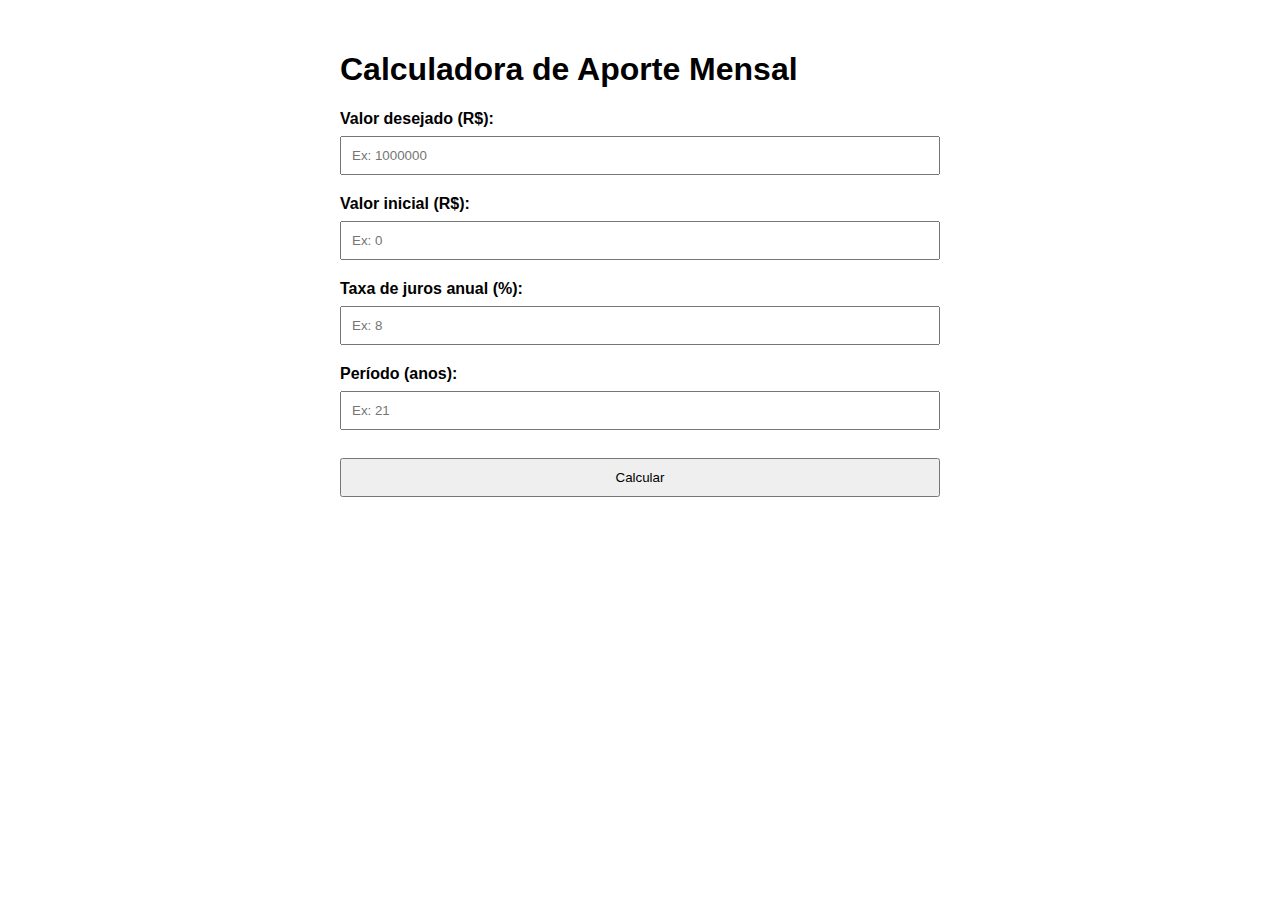
<file: juros/index.html>
<!DOCTYPE html>
<html lang="pt-BR">
<head>
  <meta charset="UTF-8">
  <title>Calculadora de Aporte Mensal</title>
  <style>
    body {
      font-family: Arial, sans-serif;
      padding: 30px;
      max-width: 600px;
      margin: auto;
    }
    input, select, button {
      padding: 10px;
      margin-top: 8px;
      margin-bottom: 20px;
      width: 100%;
      box-sizing: border-box;
    }
    label {
      font-weight: bold;
    }
    .error {
      color: red;
    }
    .resultado {
      font-size: 1.2em;
      font-weight: bold;
      margin-top: 20px;
    }
  </style>
</head>
<body>

  <h1>Calculadora de Aporte Mensal</h1>

  <label for="valorFinal">Valor desejado (R$):</label>
  <input type="number" id="valorFinal" step="0.01" placeholder="Ex: 1000000">

  <label for="valorInicial">Valor inicial (R$):</label>
  <input type="number" id="valorInicial" step="0.01" placeholder="Ex: 0">

  <label for="taxa">Taxa de juros anual (%):</label>
  <input type="number" id="taxa" step="0.01" placeholder="Ex: 8">

  <label for="anos">Período (anos):</label>
  <input type="number" id="anos" placeholder="Ex: 21">

  <button onclick="calcular()">Calcular</button>

  <div class="error" id="erro"></div>
  <div class="resultado" id="resultado"></div>

  <script>
    function calcular() {
      const valorFinal = parseFloat(document.getElementById("valorFinal").value);
      const valorInicial = parseFloat(document.getElementById("valorInicial").value);
      const taxaAnual = parseFloat(document.getElementById("taxa").value);
      const anos = parseInt(document.getElementById("anos").value);

      const erroDiv = document.getElementById("erro");
      const resultadoDiv = document.getElementById("resultado");
      erroDiv.textContent = '';
      resultadoDiv.textContent = '';

      // Validação
      if (isNaN(valorFinal) || isNaN(valorInicial) || isNaN(taxaAnual) || isNaN(anos)) {
        erroDiv.textContent = "Todos os campos devem ser preenchidos corretamente.";
        return;
      }
      if (valorFinal <= 0 || taxaAnual <= 0 || anos <= 0) {
        erroDiv.textContent = "Os valores devem ser maiores que zero.";
        return;
      }
      if (valorInicial >= valorFinal) {
        erroDiv.textContent = "O valor desejado deve ser maior que o valor inicial.";
        return;
      }

      // Cálculo
      const meses = anos * 12;
      const taxaMensal = Math.pow(1 + taxaAnual / 100, 1 / 12) - 1;

      const montanteSemAporte = valorInicial * Math.pow(1 + taxaMensal, meses);
      const restante = valorFinal - montanteSemAporte;

      if (restante <= 0) {
        resultadoDiv.textContent = "Você já alcançará o valor desejado apenas com os juros sobre o valor inicial.";
        return;
      }

      const aporteMensal = restante * taxaMensal / (Math.pow(1 + taxaMensal, meses) - 1);

      resultadoDiv.textContent = `Você precisará aportar R$ ${aporteMensal.toFixed(2)} por mês para alcançar R$ ${valorFinal.toLocaleString('pt-BR', { style: 'currency', currency: 'BRL' })} em ${anos} anos.`;
    }
  </script>

</body>
</html>
</file>
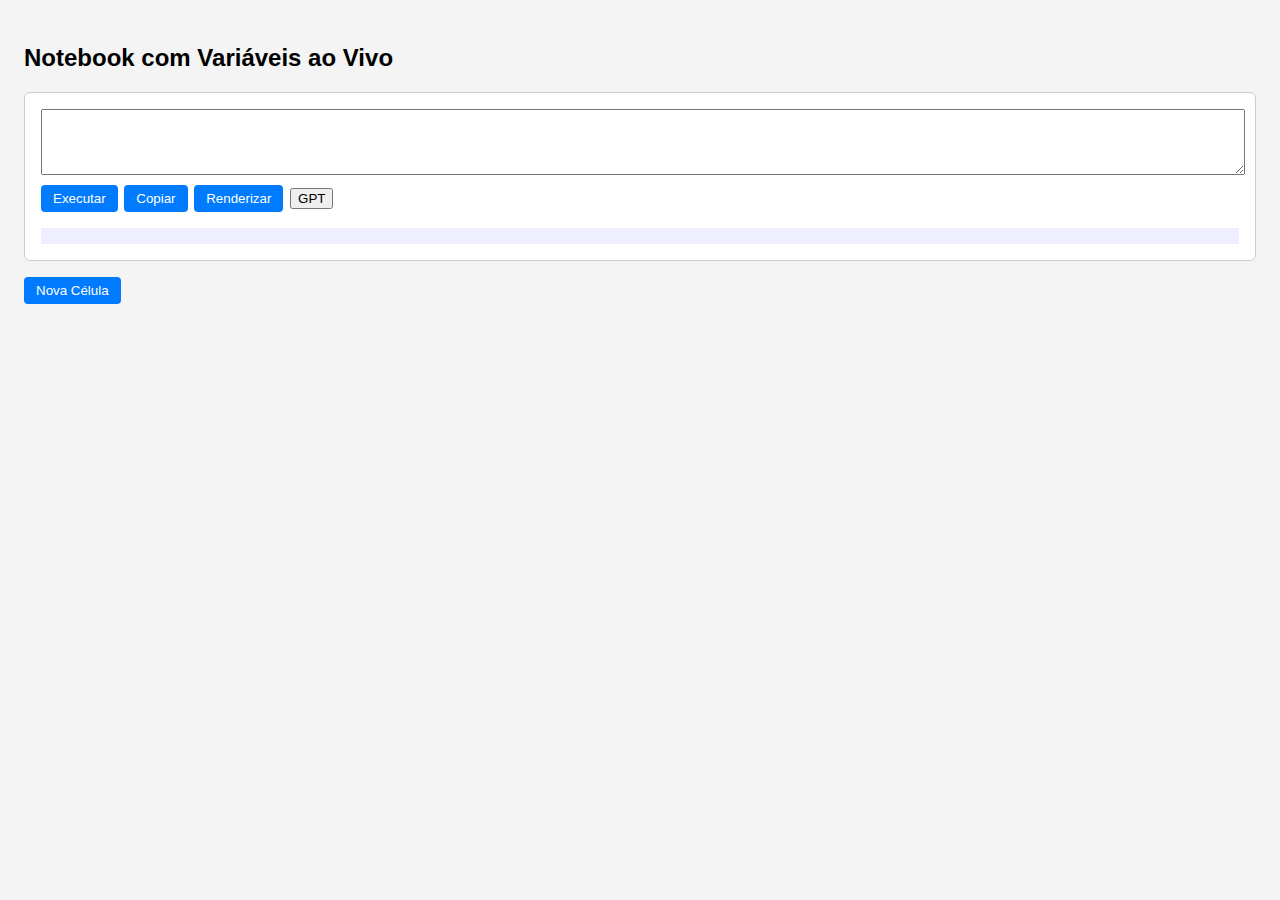
<file: notebook/index.html>
<!DOCTYPE html>
<html lang="pt-br">

<head>
  <meta charset="UTF-8">
  <title>Notebook com Variáveis ao Vivo</title>
  <style>
    body {
      font-family: sans-serif;
      padding: 1em;
      background: #f4f4f4;
    }

    .cell {
      background: #fff;
      border: 1px solid #ccc;
      padding: 1em;
      margin-bottom: 1em;
      border-radius: 6px;
    }

    .output {
      margin-top: 1em;
      background: #eef;
      padding: 0.5em;
      white-space: pre-wrap;
    }

    textarea {
      width: 100%;
      height: 60px;
      font-family: monospace;
      margin-bottom: 0.5em;
    }

    .btn {
      margin-right: 0.5em;
      padding: 6px 12px;
      border: none;
      border-radius: 4px;
      background-color: #007bff;
      color: white;
      cursor: pointer;
    }

    .btn:hover {
      background-color: #0056b3;
    }

    input {
      padding: 4px;
      font-size: 14px;
      margin: 0 4px;
    }
  </style>
</head>

<body>
  <h2>Notebook com Variáveis ao Vivo</h2>
  <div id="cells"></div>
  <button class="btn" onclick="addCell()">Nova Célula</button>

  <script>
    const variables = {};
    const variableInputs = {}; // mantém referência aos inputs

    function abrirChatGPTComTexto(texto) {
      const url = `https://chat.openai.com/?model=gpt-4&q=${encodeURIComponent(texto)}`;
      window.open(url, '_blank');
    }


    function addCell() {
      const container = document.createElement('div');
      container.className = 'cell';

      const textarea = document.createElement('textarea');
      const execBtn = document.createElement('button');
      const copyBtn = document.createElement('button');
      const renderBtn = document.createElement('button');
      const gptBtn = document.createElement('button');
      const output = document.createElement('div');

      execBtn.className = renderBtn.className = copyBtn.className = 'btn';
      execBtn.textContent = 'Executar';
      renderBtn.textContent = 'Renderizar';
      copyBtn.textContent = 'Copiar';
      gptBtn.textContent = 'GPT';


      output.className = 'output';

      execBtn.onclick = () => {
        const raw = textarea.value;
        output.textContent = parseText(raw);
      };

      copyBtn.onclick = () => {
        const text = output.textContent;
        if (text) {
          navigator.clipboard.writeText(text)
            .then(() => alert('Texto copiado!'))
            .catch(err => alert('Erro ao copiar: ' + err));
        }
      };

      gptBtn.onclick = () => {
        const text = output.textContent;
        if (text) {
          abrirChatGPTComTexto(text)
        }
      };

      renderBtn.onclick = () => {
        const raw = textarea.value;
        output.innerHTML = ''; // Limpa
        output.appendChild(parseHTML(raw)); // Insere os elementos reais
      };

      container.appendChild(textarea);
      container.appendChild(execBtn);
      container.appendChild(copyBtn);
      container.appendChild(renderBtn);
      container.appendChild(gptBtn);
      container.appendChild(output);
      document.getElementById('cells').appendChild(container);
    }

    function parseText(text) {
      return text.replace(/@(\w+)/g, (_, varName) => {
        return variables[varName] ?? `[${varName} indefinido]`;
      });
    }

    function parseHTML(text) {
      const fragment = document.createDocumentFragment();

      let lastIndex = 0;
      const regex = /@(\w+)/g;
      let match;

      while ((match = regex.exec(text)) !== null) {
        const varName = match[1];

        // Adiciona o texto antes do @variavel
        fragment.appendChild(document.createTextNode(text.slice(lastIndex, match.index)));

        // Cria input se ainda não existir
        if (!variableInputs[varName]) {
          const input = document.createElement('input');
          input.type = 'text';
          input.placeholder = varName;
          input.value = variables[varName] ?? '';
          input.oninput = () => {
            variables[varName] = input.value;
            console.log(varName, input.value);

          };
          variableInputs[varName] = input;
        }

        fragment.appendChild(variableInputs[varName]);
        lastIndex = regex.lastIndex;
      }

      // Texto restante após última variável
      fragment.appendChild(document.createTextNode(text.slice(lastIndex)));

      return fragment;
    }



    function updateAllTextOutputs() {
      document.querySelectorAll('.cell').forEach(cell => {
        const textarea = cell.querySelector('textarea');
        const output = cell.querySelector('.output');
        if (output && textarea && output.innerHTML === output.textContent) {
          output.textContent = parseText(textarea.value);
        }
      });
    }

    // Célula inicial
    window.onload = addCell;
  </script>
</body>

</html>
</file>
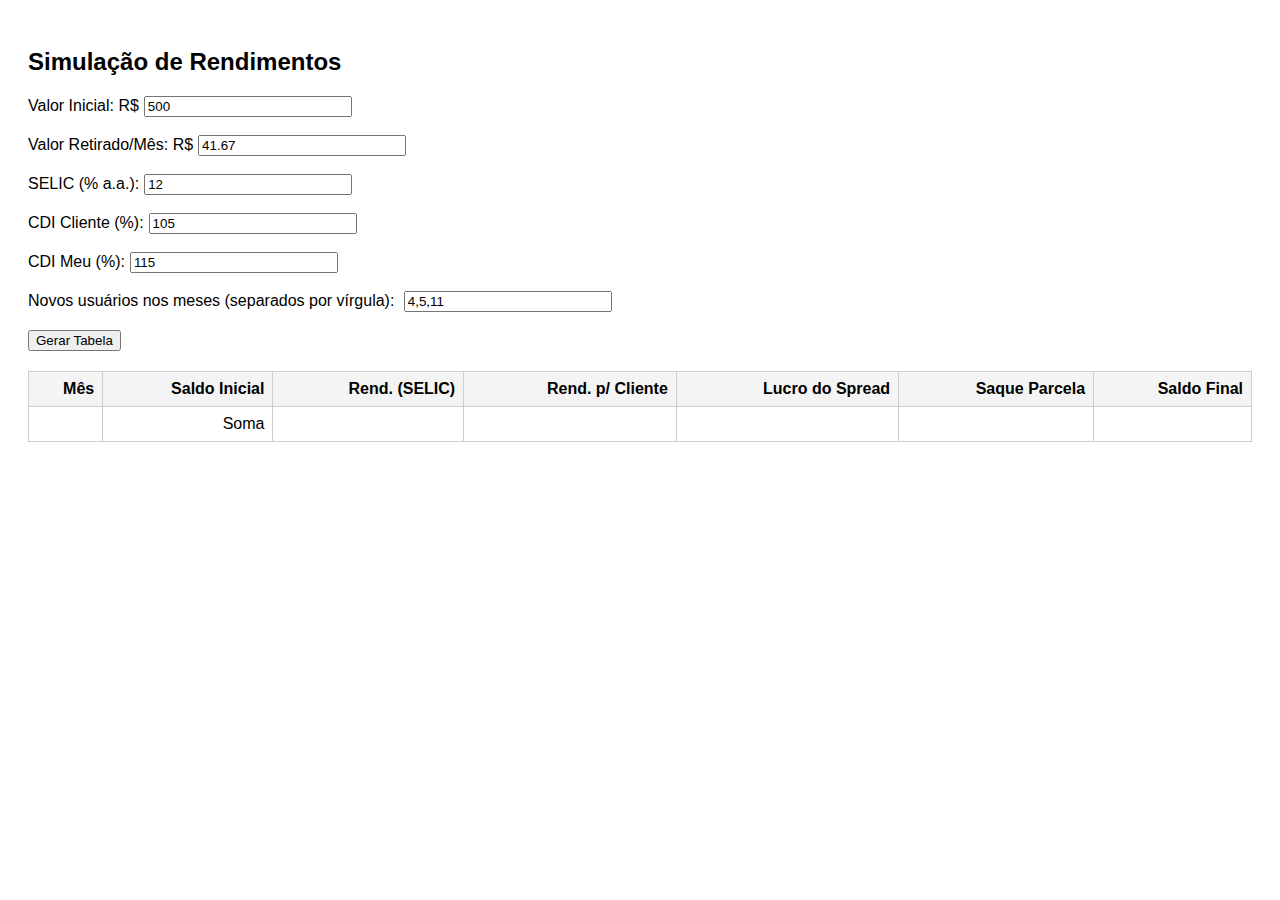
<file: retroativo/index.html>
<!DOCTYPE html>
<html lang="pt-BR">
<head>
<meta charset="UTF-8">
<title>Simulação de Rendimentos</title>
<style>
    body { font-family: Arial, sans-serif; padding: 20px; }
    table { border-collapse: collapse; width: 100%; margin-top: 20px; }
    th, td { border: 1px solid #ccc; padding: 8px; text-align: right; }
    th { background-color: #f4f4f4; }
    input { width: 200px; margin-right: 10px; }
    label { margin-right: 5px; }
</style>
</head>
<body>
<h2>Simulação de Rendimentos</h2>

<div>
    <label>Valor Inicial: R$</label><input type="number" id="valorInicial" value="500"><br><br>
    <label>Valor Retirado/Mês: R$</label><input type="number" id="valorRetirado" value="41.67"><br><br>
    <label>SELIC (% a.a.):</label><input type="number" id="selic" value="12"><br><br>
    <label>CDI Cliente (%):</label><input type="number" id="cdiCliente" value="105"><br><br>
    <label>CDI Meu (%):</label><input type="number" id="cdiMeu" value="115"><br><br>
    <label>Novos usuários nos meses (separados por vírgula):</label>
    <input type="text" id="addNewUsers" value="4,5,11"><br><br>
    <button onclick="gerarTabela()">Gerar Tabela</button>
</div>


<table id="tabelaResultado">
    <thead>
        <tr>
            <th>Mês</th>
            <th>Saldo Inicial</th>
            <th>Rend. (SELIC)</th>
            <th>Rend. p/ Cliente</th>
            <th>Lucro do Spread</th>
            <th>Saque Parcela</th>
            <th>Saldo Final</th>
        </tr>
    </thead>
    <tbody></tbody>
    <tfoot>
        <tr>
            <td id="cashbackPercentual"></td>
            <td>Soma</td>
            <td id="somaRendimentoSelic"></td>
            <td id="somaRendimentoCliente"></td>
            <td id="somaSpread"></td>
            <td id="somaSaque"></td>
            <td id="saldoResidual"></td>
        </tr>
    </tfoot>
</table>

<script>
function gerarTabela() {
    const valorInicial = parseFloat(document.getElementById('valorInicial').value);
    let valorRetiradoBase = parseFloat(document.getElementById('valorRetirado').value);
    const selicAnual = parseFloat(document.getElementById('selic').value);
    const cdiCliente = parseFloat(document.getElementById('cdiCliente').value) / 100;
    const cdiMeu = parseFloat(document.getElementById('cdiMeu').value) / 100;

    // Lê a lista de novos usuários
    const newUsersInput = document.getElementById('addNewUsers').value;
    const newUsers = newUsersInput.split(',')
        .map(n => parseInt(n.trim()))
        .filter(n => !isNaN(n));

    // Converte para rendimento mensal aproximado
    const selicMensal = Math.pow(1 + selicAnual / 100, 1/12) - 1;
    const rendClienteMensal = selicMensal * cdiCliente;
    const rendMeuMensal = selicMensal * cdiMeu;

    const tbody = document.querySelector("#tabelaResultado tbody");
    tbody.innerHTML = "";

    let saldo = valorInicial;
    let somaRendSelic = 0;
    let somaRendCliente = 0;
    let somaSpread = 0;
    let somaSaque = 0;
    let totalUsers = 1; // começa com 1 usuário

    for (let mes = 1; mes <= 12; mes++) {
        let saldoDescricao = saldo.toFixed(2);

        // Se entra novo usuário nesse mês
        if (newUsers.includes(mes)) {
            saldoDescricao = `${saldo.toFixed(2)} + ${valorInicial.toFixed(2)}`;
            saldo += valorInicial;        
            totalUsers++;                 
        }

        // saque proporcional à quantidade de usuários
        let valorRetirado = valorRetiradoBase * totalUsers;

        const rendSelic = saldo * rendMeuMensal;
        const rendCliente = saldo * rendClienteMensal;
        const lucroSpread = rendSelic - rendCliente;
        let saldoFinal = saldo - valorRetirado;

        somaRendSelic += rendSelic;
        somaRendCliente += rendCliente;
        somaSpread += lucroSpread;
        somaSaque += valorRetirado;

        const tr = document.createElement("tr");
        tr.innerHTML = `
            <td>${mes}</td>
            <td>${saldoDescricao}</td>
            <td>${rendSelic.toFixed(2)}</td>
            <td>${rendCliente.toFixed(2)}</td>
            <td>${lucroSpread.toFixed(2)}</td>
            <td>${valorRetirado.toFixed(2)}</td>
            <td>${saldoFinal.toFixed(2)}</td>
        `;

        tbody.appendChild(tr);
        saldo = saldoFinal;
    }

    document.getElementById("somaRendimentoSelic").textContent = somaRendSelic.toFixed(2);
    document.getElementById("somaRendimentoCliente").textContent = somaRendCliente.toFixed(2);
    document.getElementById("somaSpread").textContent = somaSpread.toFixed(2);
    document.getElementById("somaSaque").textContent = somaSaque.toFixed(2);
    document.getElementById("saldoResidual").textContent = saldo.toFixed(2);
    document.getElementById("cashbackPercentual").textContent = `${((somaRendCliente / valorInicial) * 100).toFixed(3)}%`;
}
</script>
</body>
</html>
</file>
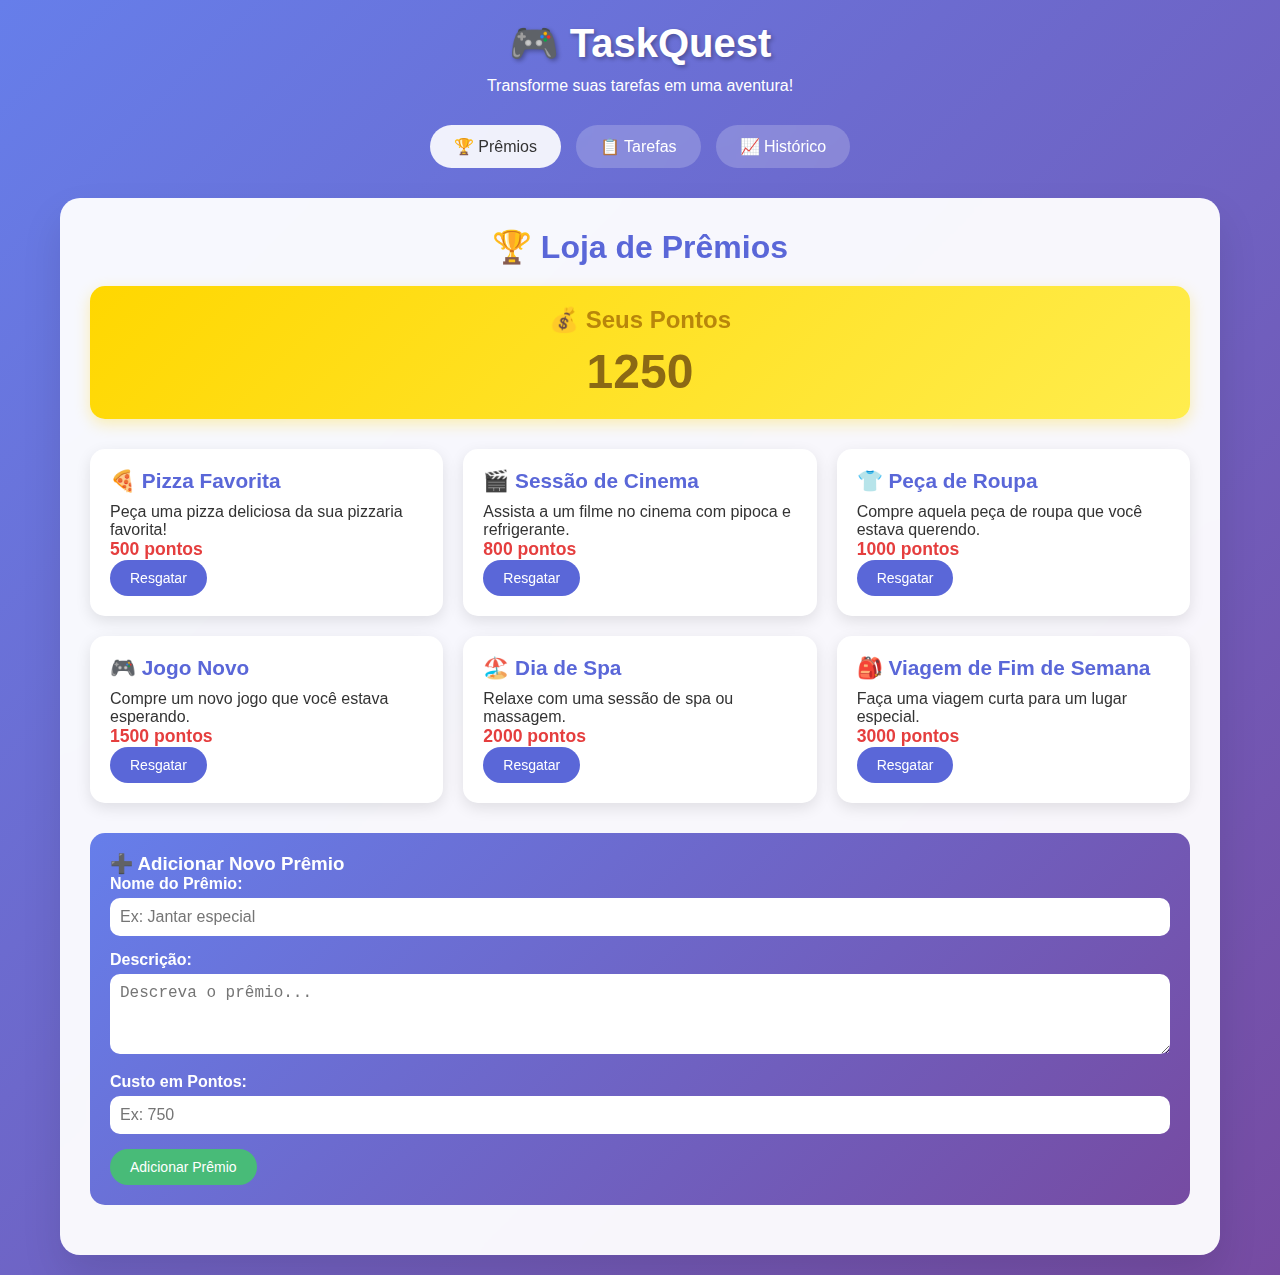
<file: tarefudo/index.html>
<!DOCTYPE html>
<html lang="pt-BR">
<head>
    <meta charset="UTF-8">
    <meta name="viewport" content="width=device-width, initial-scale=1.0">
    <title>TaskQuest - Gamificação de Tarefas</title>
    <style>
        * {
            margin: 0;
            padding: 0;
            box-sizing: border-box;
        }

        body {
            font-family: 'Segoe UI', Tahoma, Geneva, Verdana, sans-serif;
            background: linear-gradient(135deg, #667eea 0%, #764ba2 100%);
            min-height: 100vh;
            color: #333;
        }

        .container {
            max-width: 1200px;
            margin: 0 auto;
            padding: 20px;
        }

        .header {
            text-align: center;
            color: white;
            margin-bottom: 30px;
        }

        .header h1 {
            font-size: 2.5rem;
            margin-bottom: 10px;
            text-shadow: 2px 2px 4px rgba(0,0,0,0.3);
        }

        .nav-buttons {
            display: flex;
            justify-content: center;
            gap: 15px;
            margin-bottom: 30px;
        }

        .nav-btn {
            padding: 12px 24px;
            border: none;
            border-radius: 25px;
            background: rgba(255,255,255,0.2);
            color: white;
            cursor: pointer;
            font-size: 16px;
            transition: all 0.3s ease;
            backdrop-filter: blur(10px);
        }

        .nav-btn:hover {
            background: rgba(255,255,255,0.3);
            transform: translateY(-2px);
        }

        .nav-btn.active {
            background: rgba(255,255,255,0.9);
            color: #333;
        }

        .screen {
            display: none;
            background: rgba(255,255,255,0.95);
            border-radius: 20px;
            padding: 30px;
            box-shadow: 0 20px 40px rgba(0,0,0,0.1);
            backdrop-filter: blur(10px);
        }

        .screen.active {
            display: block;
            animation: fadeIn 0.5s ease;
        }

        @keyframes fadeIn {
            from { opacity: 0; transform: translateY(20px); }
            to { opacity: 1; transform: translateY(0); }
        }

        .screen h2 {
            color: #5a67d8;
            margin-bottom: 20px;
            font-size: 2rem;
            text-align: center;
        }

        .points-display {
            text-align: center;
            background: linear-gradient(135deg, #ffd700, #ffed4e);
            padding: 20px;
            border-radius: 15px;
            margin-bottom: 30px;
            box-shadow: 0 5px 15px rgba(255,215,0,0.3);
        }

        .points-display h3 {
            font-size: 1.5rem;
            color: #b8860b;
            margin-bottom: 10px;
        }

        .points-value {
            font-size: 3rem;
            font-weight: bold;
            color: #8b6914;
        }

        .prizes-grid {
            display: grid;
            grid-template-columns: repeat(auto-fit, minmax(300px, 1fr));
            gap: 20px;
            margin-bottom: 30px;
        }

        .prize-card {
            background: white;
            border-radius: 15px;
            padding: 20px;
            box-shadow: 0 5px 15px rgba(0,0,0,0.1);
            transition: transform 0.3s ease;
        }

        .prize-card:hover {
            transform: translateY(-5px);
        }

        .prize-card h4 {
            color: #5a67d8;
            margin-bottom: 10px;
            font-size: 1.3rem;
        }

        .prize-cost {
            color: #e53e3e;
            font-weight: bold;
            font-size: 1.1rem;
        }

        .tasks-grid {
            display: grid;
            grid-template-columns: repeat(auto-fit, minmax(350px, 1fr));
            gap: 20px;
            margin-bottom: 30px;
        }

        .task-card {
            background: white;
            border-radius: 15px;
            padding: 20px;
            box-shadow: 0 5px 15px rgba(0,0,0,0.1);
            transition: all 0.3s ease;
            position: relative;
        }

        .task-card:hover {
            transform: translateY(-5px);
            box-shadow: 0 10px 25px rgba(0,0,0,0.15);
        }

        .task-card.completed {
            background: linear-gradient(135deg, #48bb78, #38a169);
            color: white;
        }

        .task-header {
            display: flex;
            justify-content: space-between;
            align-items: center;
            margin-bottom: 15px;
        }

        .task-title {
            font-size: 1.2rem;
            font-weight: bold;
            color: #5a67d8;
        }

        .task-card.completed .task-title {
            color: white;
        }

        .task-points {
            background: #5a67d8;
            color: white;
            padding: 5px 10px;
            border-radius: 20px;
            font-size: 0.9rem;
            font-weight: bold;
        }

        .task-card.completed .task-points {
            background: rgba(255,255,255,0.2);
        }

        .task-description {
            margin-bottom: 15px;
            line-height: 1.6;
        }

        .task-actions {
            display: flex;
            gap: 10px;
        }

        .btn {
            padding: 10px 20px;
            border: none;
            border-radius: 25px;
            cursor: pointer;
            font-size: 14px;
            transition: all 0.3s ease;
        }

        .btn-primary {
            background: #5a67d8;
            color: white;
        }

        .btn-primary:hover {
            background: #4c51bf;
            transform: translateY(-2px);
        }

        .btn-success {
            background: #48bb78;
            color: white;
        }

        .btn-success:hover {
            background: #38a169;
        }

        .btn-danger {
            background: #e53e3e;
            color: white;
        }

        .btn-danger:hover {
            background: #c53030;
        }

        .add-section {
            background: linear-gradient(135deg, #667eea, #764ba2);
            color: white;
            padding: 20px;
            border-radius: 15px;
            margin-bottom: 20px;
        }

        .form-group {
            margin-bottom: 15px;
        }

        .form-group label {
            display: block;
            margin-bottom: 5px;
            font-weight: bold;
        }

        .form-group input, .form-group textarea {
            width: 100%;
            padding: 10px;
            border: none;
            border-radius: 10px;
            font-size: 16px;
        }

        .form-group textarea {
            resize: vertical;
            min-height: 80px;
        }

        .history-timeline {
            position: relative;
            padding-left: 30px;
        }

        .history-timeline::before {
            content: '';
            position: absolute;
            left: 15px;
            top: 0;
            bottom: 0;
            width: 2px;
            background: #5a67d8;
        }

        .history-item {
            position: relative;
            background: white;
            padding: 20px;
            border-radius: 15px;
            margin-bottom: 20px;
            box-shadow: 0 5px 15px rgba(0,0,0,0.1);
        }

        .history-item::before {
            content: '';
            position: absolute;
            left: -22px;
            top: 20px;
            width: 12px;
            height: 12px;
            background: #5a67d8;
            border-radius: 50%;
            border: 3px solid white;
        }

        .history-date {
            font-weight: bold;
            color: #5a67d8;
            margin-bottom: 10px;
        }

        .history-details {
            color: #666;
            line-height: 1.6;
        }

        .stats-grid {
            display: grid;
            grid-template-columns: repeat(auto-fit, minmax(200px, 1fr));
            gap: 20px;
            margin-bottom: 30px;
        }

        .stat-card {
            background: white;
            padding: 20px;
            border-radius: 15px;
            text-align: center;
            box-shadow: 0 5px 15px rgba(0,0,0,0.1);
        }

        .stat-value {
            font-size: 2.5rem;
            font-weight: bold;
            color: #5a67d8;
            margin-bottom: 10px;
        }

        .stat-label {
            color: #666;
            font-size: 0.9rem;
        }

        .progress-bar {
            background: #e2e8f0;
            height: 10px;
            border-radius: 5px;
            overflow: hidden;
            margin-top: 10px;
        }

        .progress-fill {
            height: 100%;
            background: linear-gradient(90deg, #48bb78, #38a169);
            transition: width 0.3s ease;
        }
    </style>
</head>
<body>
    <div class="container">
        <div class="header">
            <h1>🎮 TaskQuest</h1>
            <p>Transforme suas tarefas em uma aventura!</p>
        </div>

        <div class="nav-buttons">
            <button class="nav-btn active" onclick="showScreen('prizes')">🏆 Prêmios</button>
            <button class="nav-btn" onclick="showScreen('tasks')">📋 Tarefas</button>
            <button class="nav-btn" onclick="showScreen('history')">📈 Histórico</button>
        </div>

        <!-- Tela de Prêmios -->
        <div id="prizes" class="screen active">
            <h2>🏆 Loja de Prêmios</h2>
            
            <div class="points-display">
                <h3>💰 Seus Pontos</h3>
                <div class="points-value" id="totalPoints">1250</div>
            </div>

            <div class="prizes-grid">
                <div class="prize-card">
                    <h4>🍕 Pizza Favorita</h4>
                    <p>Peça uma pizza deliciosa da sua pizzaria favorita!</p>
                    <div class="prize-cost">500 pontos</div>
                    <button class="btn btn-primary" onclick="redeemPrize('Pizza', 500)">Resgatar</button>
                </div>

                <div class="prize-card">
                    <h4>🎬 Sessão de Cinema</h4>
                    <p>Assista a um filme no cinema com pipoca e refrigerante.</p>
                    <div class="prize-cost">800 pontos</div>
                    <button class="btn btn-primary" onclick="redeemPrize('Cinema', 800)">Resgatar</button>
                </div>

                <div class="prize-card">
                    <h4>👕 Peça de Roupa</h4>
                    <p>Compre aquela peça de roupa que você estava querendo.</p>
                    <div class="prize-cost">1000 pontos</div>
                    <button class="btn btn-primary" onclick="redeemPrize('Roupa', 1000)">Resgatar</button>
                </div>

                <div class="prize-card">
                    <h4>🎮 Jogo Novo</h4>
                    <p>Compre um novo jogo que você estava esperando.</p>
                    <div class="prize-cost">1500 pontos</div>
                    <button class="btn btn-primary" onclick="redeemPrize('Jogo', 1500)">Resgatar</button>
                </div>

                <div class="prize-card">
                    <h4>🏖️ Dia de Spa</h4>
                    <p>Relaxe com uma sessão de spa ou massagem.</p>
                    <div class="prize-cost">2000 pontos</div>
                    <button class="btn btn-primary" onclick="redeemPrize('Spa', 2000)">Resgatar</button>
                </div>

                <div class="prize-card">
                    <h4>🎒 Viagem de Fim de Semana</h4>
                    <p>Faça uma viagem curta para um lugar especial.</p>
                    <div class="prize-cost">3000 pontos</div>
                    <button class="btn btn-primary" onclick="redeemPrize('Viagem', 3000)">Resgatar</button>
                </div>
            </div>

            <div class="add-section">
                <h3>➕ Adicionar Novo Prêmio</h3>
                <div class="form-group">
                    <label>Nome do Prêmio:</label>
                    <input type="text" id="newPrizeName" placeholder="Ex: Jantar especial">
                </div>
                <div class="form-group">
                    <label>Descrição:</label>
                    <textarea id="newPrizeDesc" placeholder="Descreva o prêmio..."></textarea>
                </div>
                <div class="form-group">
                    <label>Custo em Pontos:</label>
                    <input type="number" id="newPrizeCost" placeholder="Ex: 750">
                </div>
                <button class="btn btn-success" onclick="addPrize()">Adicionar Prêmio</button>
            </div>
        </div>

        <!-- Tela de Tarefas -->
        <div id="tasks" class="screen">
            <h2>📋 Suas Tarefas Diárias</h2>
            
            <div class="stats-grid">
                <div class="stat-card">
                    <div class="stat-value" id="completedToday">3</div>
                    <div class="stat-label">Concluídas Hoje</div>
                </div>
                <div class="stat-card">
                    <div class="stat-value" id="pointsToday">150</div>
                    <div class="stat-label">Pontos Hoje</div>
                </div>
                <div class="stat-card">
                    <div class="stat-value" id="streakDays">7</div>
                    <div class="stat-label">Dias Consecutivos</div>
                </div>
            </div>

            <div class="tasks-grid" id="tasksContainer">
                <div class="task-card completed">
                    <div class="task-header">
                        <div class="task-title">💧 Beber 2L de água</div>
                        <div class="task-points">+50 pontos</div>
                    </div>
                    <div class="task-description">Mantenha-se hidratado bebendo pelo menos 2 litros de água durante o dia.</div>
                    <div class="task-actions">
                        <button class="btn btn-success">✅ Concluída</button>
                    </div>
                </div>

                <div class="task-card">
                    <div class="task-header">
                        <div class="task-title">🏃 Exercitar-se 30min</div>
                        <div class="task-points">+100 pontos</div>
                    </div>
                    <div class="task-description">Faça pelo menos 30 minutos de exercício físico (caminhada, academia, esporte).</div>
                    <div class="task-actions">
                        <button class="btn btn-primary" onclick="completeTask(this, 100)">Concluir</button>
                        <button class="btn btn-danger" onclick="removeTask(this)">Remover</button>
                    </div>
                </div>

                <div class="task-card">
                    <div class="task-header">
                        <div class="task-title">📚 Ler 30 páginas</div>
                        <div class="task-points">+75 pontos</div>
                    </div>
                    <div class="task-description">Leia pelo menos 30 páginas de um livro ou artigo interessante.</div>
                    <div class="task-actions">
                        <button class="btn btn-primary" onclick="completeTask(this, 75)">Concluir</button>
                        <button class="btn btn-danger" onclick="removeTask(this)">Remover</button>
                    </div>
                </div>

                <div class="task-card">
                    <div class="task-header">
                        <div class="task-title">🧘 Meditar 15min</div>
                        <div class="task-points">+60 pontos</div>
                    </div>
                    <div class="task-description">Pratique meditação ou mindfulness por 15 minutos para relaxar a mente.</div>
                    <div class="task-actions">
                        <button class="btn btn-primary" onclick="completeTask(this, 60)">Concluir</button>
                        <button class="btn btn-danger" onclick="removeTask(this)">Remover</button>
                    </div>
                </div>

                <div class="task-card">
                    <div class="task-header">
                        <div class="task-title">🏠 Organizar um cômodo</div>
                        <div class="task-points">+80 pontos</div>
                    </div>
                    <div class="task-description">Organize completamente um cômodo da casa (quarto, sala, cozinha).</div>
                    <div class="task-actions">
                        <button class="btn btn-primary" onclick="completeTask(this, 80)">Concluir</button>
                        <button class="btn btn-danger" onclick="removeTask(this)">Remover</button>
                    </div>
                </div>

                <div class="task-card">
                    <div class="task-header">
                        <div class="task-title">📱 Sem redes sociais 2h</div>
                        <div class="task-points">+90 pontos</div>
                    </div>
                    <div class="task-description">Fique pelo menos 2 horas sem usar redes sociais durante o dia.</div>
                    <div class="task-actions">
                        <button class="btn btn-primary" onclick="completeTask(this, 90)">Concluir</button>
                        <button class="btn btn-danger" onclick="removeTask(this)">Remover</button>
                    </div>
                </div>
            </div>

            <div class="add-section">
                <h3>➕ Adicionar Nova Tarefa</h3>
                <div class="form-group">
                    <label>Título da Tarefa:</label>
                    <input type="text" id="newTaskTitle" placeholder="Ex: Estudar programação">
                </div>
                <div class="form-group">
                    <label>Descrição:</label>
                    <textarea id="newTaskDesc" placeholder="Descreva a tarefa..."></textarea>
                </div>
                <div class="form-group">
                    <label>Pontos de Recompensa:</label>
                    <input type="number" id="newTaskPoints" placeholder="Ex: 50">
                </div>
                <button class="btn btn-success" onclick="addTask()">Adicionar Tarefa</button>
            </div>
        </div>

        <!-- Tela de Histórico -->
        <div id="history" class="screen">
            <h2>📈 Histórico de Conquistas</h2>
            
            <div class="stats-grid">
                <div class="stat-card">
                    <div class="stat-value">47</div>
                    <div class="stat-label">Tarefas Concluídas</div>
                </div>
                <div class="stat-card">
                    <div class="stat-value">2,350</div>
                    <div class="stat-label">Pontos Ganhos</div>
                </div>
                <div class="stat-card">
                    <div class="stat-value">12</div>
                    <div class="stat-label">Prêmios Resgatados</div>
                </div>
                <div class="stat-card">
                    <div class="stat-value">15</div>
                    <div class="stat-label">Dias Ativos</div>
                </div>
            </div>

            <div class="history-timeline" id="historyContainer">
                <div class="history-item">
                    <div class="history-date">🗓️ Hoje - 04/07/2025</div>
                    <div class="history-details">
                        <strong>✅ Beber 2L de água</strong> - +50 pontos<br>
                        <strong>✅ Exercitar-se 30min</strong> - +100 pontos<br>
                        <strong>✅ Meditar 15min</strong> - +60 pontos<br>
                        <em>Total do dia: 210 pontos</em>
                    </div>
                </div>

                <div class="history-item">
                    <div class="history-date">🗓️ Ontem - 03/07/2025</div>
                    <div class="history-details">
                        <strong>✅ Ler 30 páginas</strong> - +75 pontos<br>
                        <strong>✅ Organizar um cômodo</strong> - +80 pontos<br>
                        <strong>✅ Sem redes sociais 2h</strong> - +90 pontos<br>
                        <strong>🏆 Resgatou: Pizza Favorita</strong> - -500 pontos<br>
                        <em>Total do dia: 245 pontos</em>
                    </div>
                </div>

                <div class="history-item">
                    <div class="history-date">🗓️ 02/07/2025</div>
                    <div class="history-details">
                        <strong>✅ Beber 2L de água</strong> - +50 pontos<br>
                        <strong>✅ Exercitar-se 30min</strong> - +100 pontos<br>
                        <strong>✅ Estudar programação</strong> - +120 pontos<br>
                        <em>Total do dia: 270 pontos</em>
                    </div>
                </div>

                <div class="history-item">
                    <div class="history-date">🗓️ 01/07/2025</div>
                    <div class="history-details">
                        <strong>✅ Meditar 15min</strong> - +60 pontos<br>
                        <strong>✅ Organizar um cômodo</strong> - +80 pontos<br>
                        <strong>✅ Sem redes sociais 2h</strong> - +90 pontos<br>
                        <strong>🏆 Resgatou: Sessão de Cinema</strong> - -800 pontos<br>
                        <em>Total do dia: 230 pontos</em>
                    </div>
                </div>

                <div class="history-item">
                    <div class="history-date">🗓️ 30/06/2025</div>
                    <div class="history-details">
                        <strong>✅ Beber 2L de água</strong> - +50 pontos<br>
                        <strong>✅ Ler 30 páginas</strong> - +75 pontos<br>
                        <strong>✅ Exercitar-se 30min</strong> - +100 pontos<br>
                        <strong>✅ Cozinhar refeição saudável</strong> - +85 pontos<br>
                        <em>Total do dia: 310 pontos</em>
                    </div>
                </div>
            </div>
        </div>
    </div>

    <script>
        let totalPoints = 1250;
        let completedToday = 3;
        let pointsToday = 150;

        function showScreen(screenId) {
            // Remove active class from all screens and buttons
            document.querySelectorAll('.screen').forEach(screen => {
                screen.classList.remove('active');
            });
            document.querySelectorAll('.nav-btn').forEach(btn => {
                btn.classList.remove('active');
            });
            
            // Add active class to selected screen and button
            document.getElementById(screenId).classList.add('active');
            event.target.classList.add('active');
        }

        function completeTask(button, points) {
            const taskCard = button.closest('.task-card');
            taskCard.classList.add('completed');
            
            // Update button
            button.textContent = '✅ Concluída';
            button.classList.remove('btn-primary');
            button.classList.add('btn-success');
            button.onclick = null;
            
            // Remove other buttons
            const dangerBtn = taskCard.querySelector('.btn-danger');
            if (dangerBtn) {
                dangerBtn.remove();
            }
            
            // Update points
            totalPoints += points;
            pointsToday += points;
            completedToday += 1;
            
            updateStats();
            
            // Add to history
            const taskTitle = taskCard.querySelector('.task-title').textContent;
            addToHistory(taskTitle, points);
            
            // Show completion animation
            showCompletionAnimation(points);
        }

        function removeTask(button) {
            if (confirm('Tem certeza que deseja remover esta tarefa?')) {
                const taskCard = button.closest('.task-card');
                taskCard.style.animation = 'fadeOut 0.5s ease';
                setTimeout(() => {
                    taskCard.remove();
                }, 500);
            }
        }

        function addTask() {
            const title = document.getElementById('newTaskTitle').value;
            const desc = document.getElementById('newTaskDesc').value;
            const points = parseInt(document.getElementById('newTaskPoints').value);
            
            if (!title || !desc || !points) {
                alert('Por favor, preencha todos os campos!');
                return;
            }
            
            const tasksContainer = document.getElementById('tasksContainer');
            const taskCard = document.createElement('div');
            taskCard.className = 'task-card';
            taskCard.innerHTML = `
                <div class="task-header">
                    <div class="task-title">${title}</div>
                    <div class="task-points">+${points} pontos</div>
                </div>
                <div class="task-description">${desc}</div>
                <div class="task-actions">
                    <button class="btn btn-primary" onclick="completeTask(this, ${points})">Concluir</button>
                    <button class="btn btn-danger" onclick="removeTask(this)">Remover</button>
                </div>
            `;
            
            tasksContainer.appendChild(taskCard);
            
            // Clear form
            document.getElementById('newTaskTitle').value = '';
            document.getElementById('newTaskDesc').value = '';
            document.getElementById('newTaskPoints').value = '';
            
            // Animation
            taskCard.style.animation = 'fadeIn 0.5s ease';
        }

        function redeemPrize(prizeName, cost) {
            if (totalPoints >= cost) {
                if (confirm(`Deseja resgatar ${prizeName} por ${cost} pontos?`)) {
                    totalPoints -= cost;
                    updateStats();
                    addToHistory(`🏆 Resgatou: ${prizeName}`, -cost);
                    alert(`Parabéns! Você resgatou: ${prizeName}`);
                }
            } else {
                alert('Pontos insuficientes!');
            }
        }

        function addPrize() {
            const name = document.getElementById('newPrizeName').value;
            const desc = document.getElementById('newPrizeDesc').value;
            const cost = parseInt(document.getElementById('newPrizeCost').value);
            
            if (!name || !desc || !cost) {
                alert('Por favor, preencha todos os campos!');
                return;
            }
            
            const prizesGrid = document.querySelector('.prizes-grid');
            const prizeCard = document.createElement('div');
            prizeCard.className = 'prize-card';
            prizeCard.innerHTML = `
                <h4>${name}</h4>
                <p>${desc}</p>
                <div class="prize-cost">${cost} pontos</div>
                <button class="btn btn-primary" onclick="redeemPrize('${name}', ${cost})">Resgatar</button>
            `;
            
            prizesGrid.appendChild(prizeCard);
            
            // Clear form
            document.getElementById('newPrizeName').value = '';
            document.getElementById('newPrizeDesc').value = '';
            document.getElementById('newPrizeCost').value = '';
            
            // Animation
            prizeCard.style.animation = 'fadeIn 0.5s ease';
        }

        function updateStats() {
            document.getElementById('totalPoints').textContent = totalPoints;
            document.getElementById('completedToday').textContent = completedToday;
            document.getElementById('pointsToday').textContent = pointsToday;
        }

        function addToHistory(taskTitle, points) {
            const historyContainer = document.getElementById('historyContainer');
            const today = new Date().toLocaleDateString('pt-BR');
            
            // Check if there's already an entry for today
            let todayEntry = historyContainer.querySelector('.history-item');
            if (!todayEntry || !todayEntry.querySelector('.history-date').textContent.includes(today)) {
                // Create new entry for today
                todayEntry = document.createElement('div');
                todayEntry.className = 'history-item';
                todayEntry.innerHTML = `
                    <div class="history-date">🗓️ Hoje - ${today}</div>
                    <div class="history-details">
                        <em>Total do dia: 0 pontos</em>
                    </div>
                `;
                historyContainer.insertBefore(todayEntry, historyContainer.firstChild);
            }
            
            // Add new task to today's entry
            const details = todayEntry.querySelector('.history-details');
            const totalText = details.querySelector('em');
            const currentTotal = parseInt(totalText.textContent.match(/\d+/)[0]) || 0;
            const newTotal = currentTotal + points;
            
            const newTask = document.createElement('div');
            newTask.innerHTML = `<strong>${taskTitle}</strong> - ${points > 0 ? '+' : ''}${points} pontos<br>`;
            
            details.insertBefore(newTask, totalText);
            totalText.textContent = `Total do dia: ${newTotal} pontos`;
        }

        function showCompletionAnimation(points) {
            const animation = document.createElement('div');
            animation.style.cssText = `
                position: fixed;
                top: 50%;
                left: 50%;
                transform: translate(-50%, -50%);
                background: linear-gradient(135deg, #48bb78, #38a169);
                color: white;
                padding: 20px 40px;
                border-radius: 15px;
                font-size: 1.5rem;
                font-weight: bold;
                z-index: 1000;
                box-shadow: 0 10px 30px rgba(0,0,0,0.3);
                animation: bounceIn 0.6s ease;
            `;
            animation.textContent = `+${points} pontos! 🎉`;
            
            document.body.appendChild(animation);
            
            setTimeout(() => {
                animation.style.animation = 'fadeOut 0.5s ease';
                setTimeout(() => {
                    document.body.removeChild(animation);
                }, 500);
            }, 2000);
        }

        // Add CSS animations
        const style = document.createElement('style');
        style.textContent = `
            @keyframes bounceIn {
                0% {
                    transform: translate(-50%, -50%) scale(0.3);
                    opacity: 0;
                }
                50% {
                    transform: translate(-50%, -50%) scale(1.05);
                }
                70% {
                    transform: translate(-50%, -50%) scale(0.9);
                }
                100% {
                    transform: translate(-50%, -50%) scale(1);
                    opacity: 1;
                }
            }
            
            @keyframes fadeOut {
                from {
                    opacity: 1;
                    transform: translate(-50%, -50%) scale(1);
                }
                to {
                    opacity: 0;
                    transform: translate(-50%, -50%) scale(0.8);
                }
            }
        `;
        document.head.appendChild(style);

        // Initialize the app
        window.onload = function() {
            updateStats();
        };
    </script>
</body>
</html>
</file>
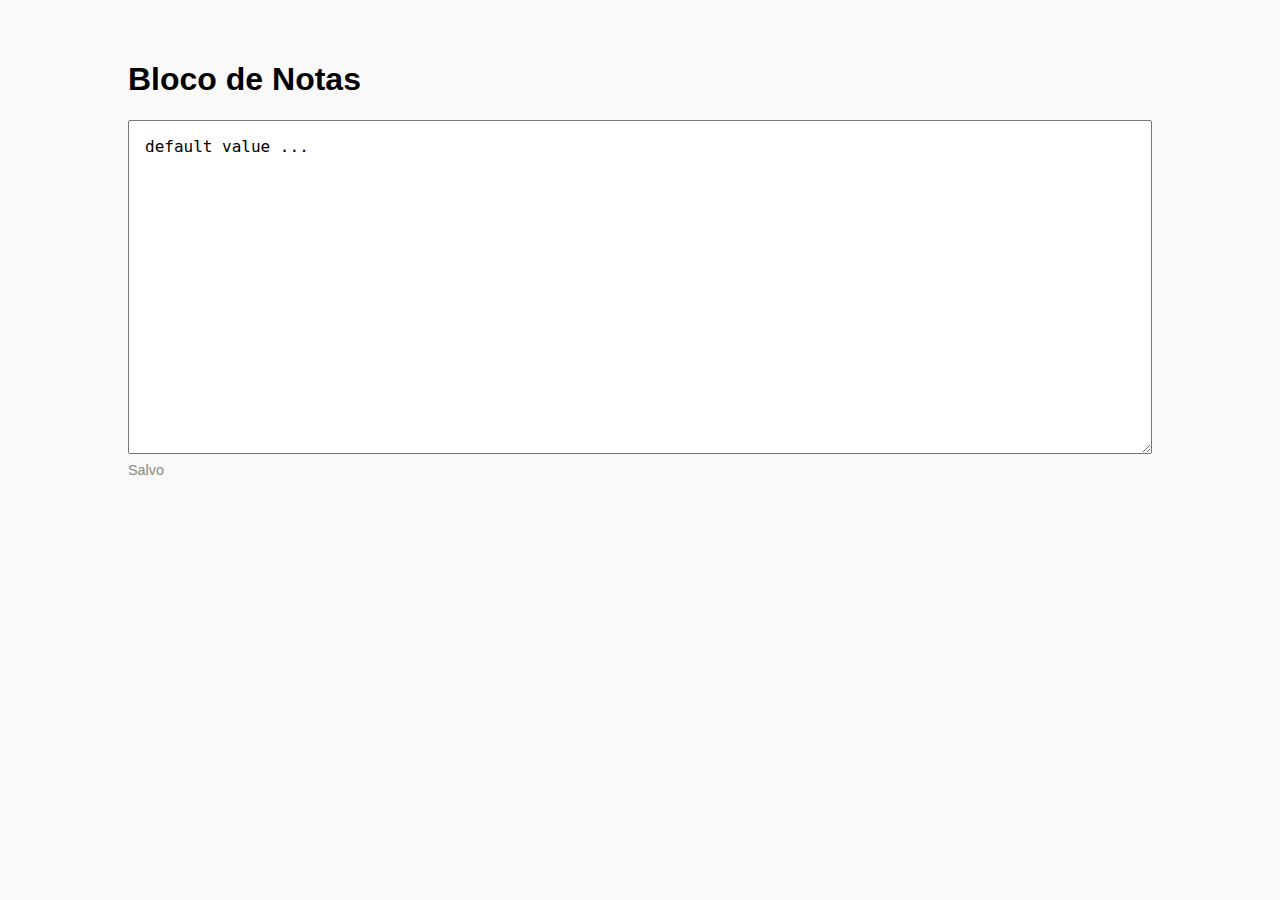
<file: notepad/static-notepad/index.html>
<!DOCTYPE html>
<html lang="pt-BR">
<head>
  <meta charset="UTF-8" />
  <meta name="viewport" content="width=device-width, initial-scale=1.0"/>
  <title>Bloco de Notas</title>
  <link rel="stylesheet" href="style.css" />
</head>
<body>
  <div id="container">
    <h1>Bloco de Notas</h1>
    <textarea id="editor" placeholder="Digite aqui..."></textarea>
    <div id="status">Salvo</div>
  </div>
  <script src="script.js"></script>
</body>
</html>
</file>
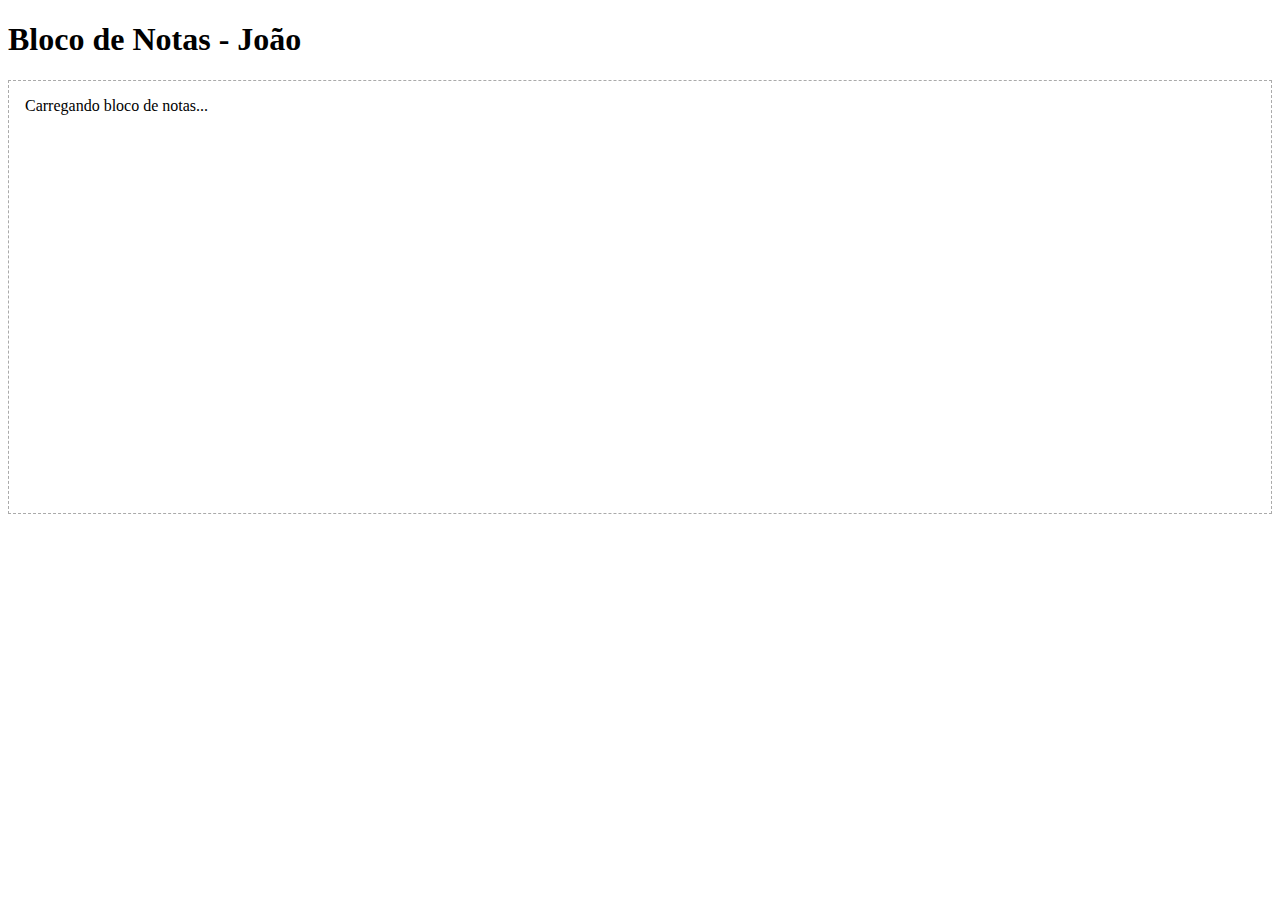
<file: notepad/test/index.html>
<!DOCTYPE html>
<html lang="pt-BR">
<head>
  <meta charset="UTF-8" />
  <title>João - Bloco de Notas</title>
  <style>
    #dynamic-container {
      min-height: 400px;
      border: 1px dashed #aaa;
      padding: 1rem;
    }
  </style>
</head>
<body>
  <h1>Bloco de Notas - João</h1>
  <div id="dynamic-container">Carregando bloco de notas...</div>

  <script>
    async function loadTemplate() {
      let URL = "https://Lucas-Isabel.github.io/notepad/static-notepad"
      const html = await fetch( URL +"/index.html")
        .then(res => res.text());

      // Cria um DOM temporário para extrair só o conteúdo do body
      const temp = document.createElement("div");
      temp.innerHTML = html;

      // Pega só o body do template
      const templateBody = temp.querySelector("body").innerHTML;
      document.getElementById("dynamic-container").innerHTML = templateBody;

      // Adiciona o CSS
      const css = document.createElement("link");
      css.rel = "stylesheet";
      css.href = URL+"/style.css";
      document.head.appendChild(css);

      // Executa o JS do template
      const script = document.createElement("script");
      script.src = URL+"/script.js";
      document.body.appendChild(script);
    }

    loadTemplate();
  </script>
</body>
</html>
</file>
<file: notepad/static-notepad/style.css>
body {
  font-family: sans-serif;
  display: flex;
  justify-content: center;
  padding: 2rem;
  background: #f9f9f9;
}

#container {
  width: 80vw;
  display: flex;
  flex-direction: column;
}

#editor {
  height: 300px;
  padding: 1rem;
  font-size: 1rem;
  resize: vertical;
}

#status {
  font-size: 0.9rem;
  margin-top: 0.5rem;
  color: #888;
}
</file>
